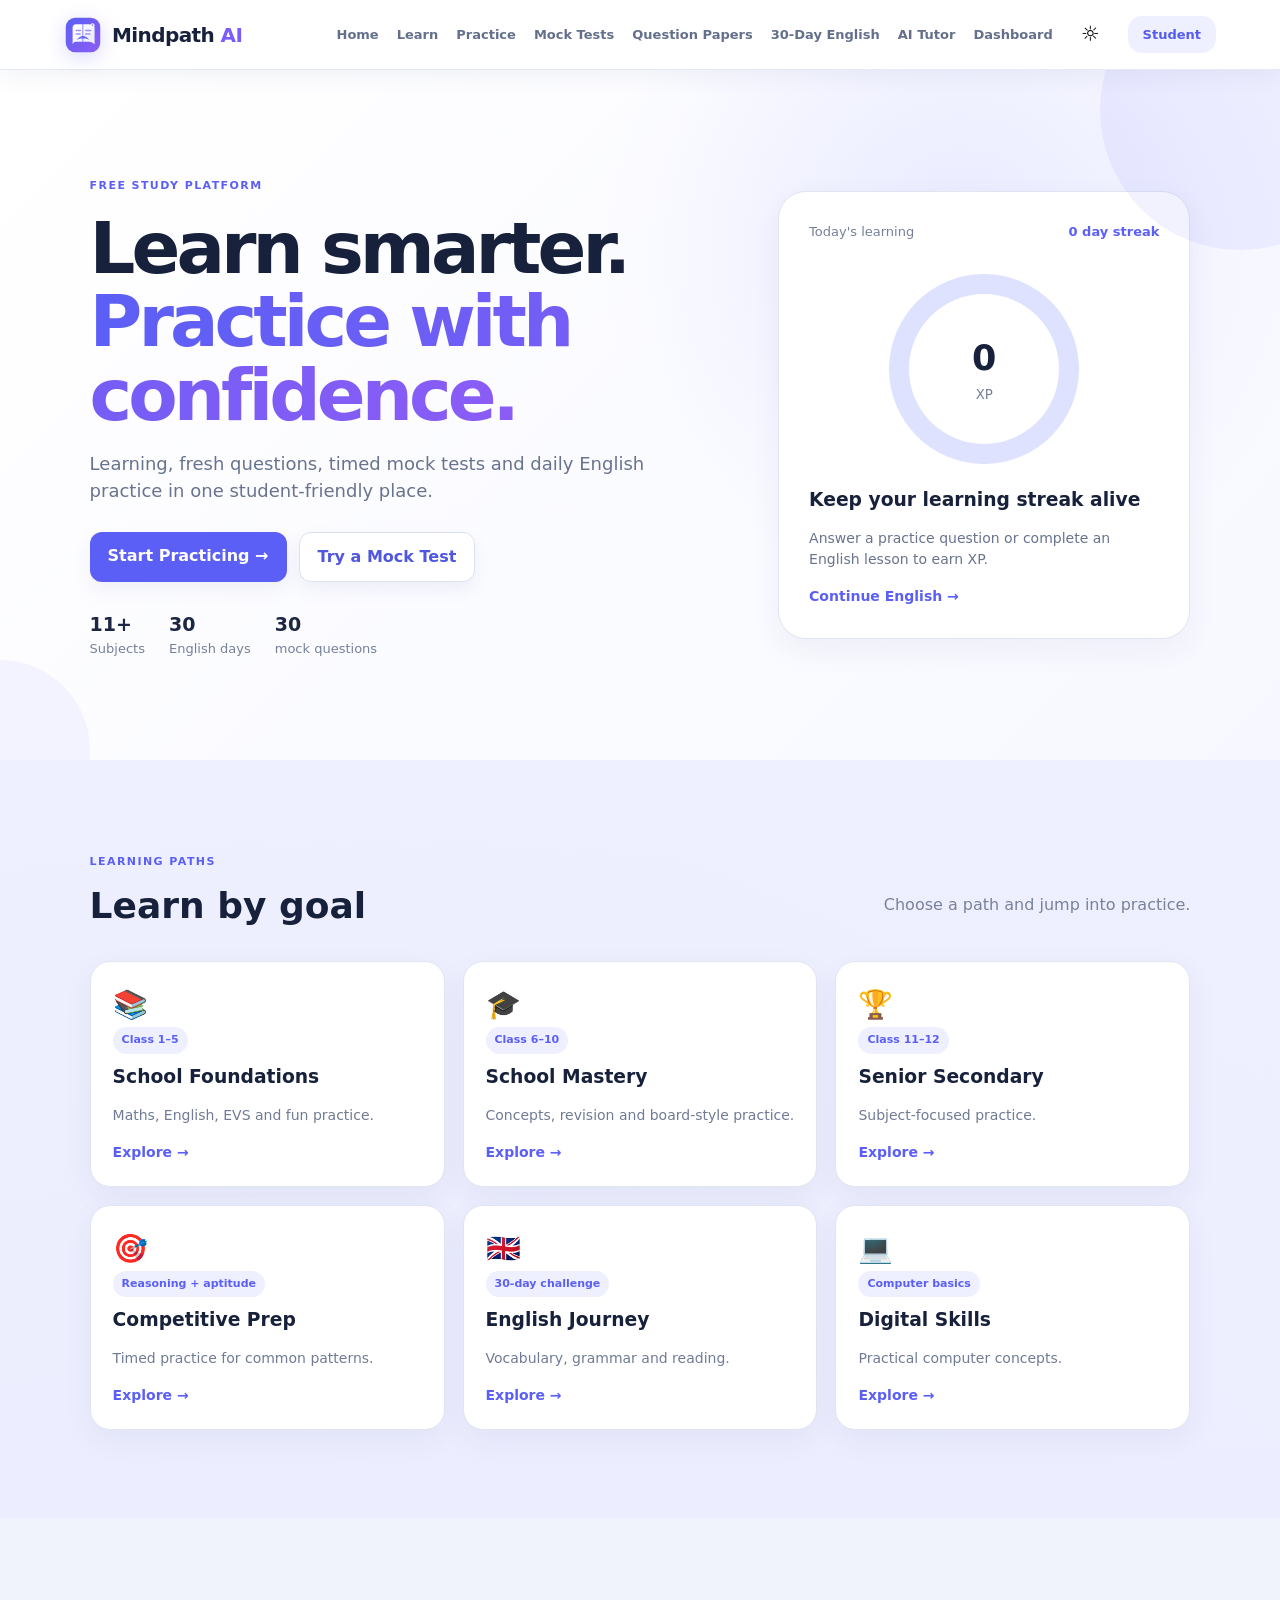
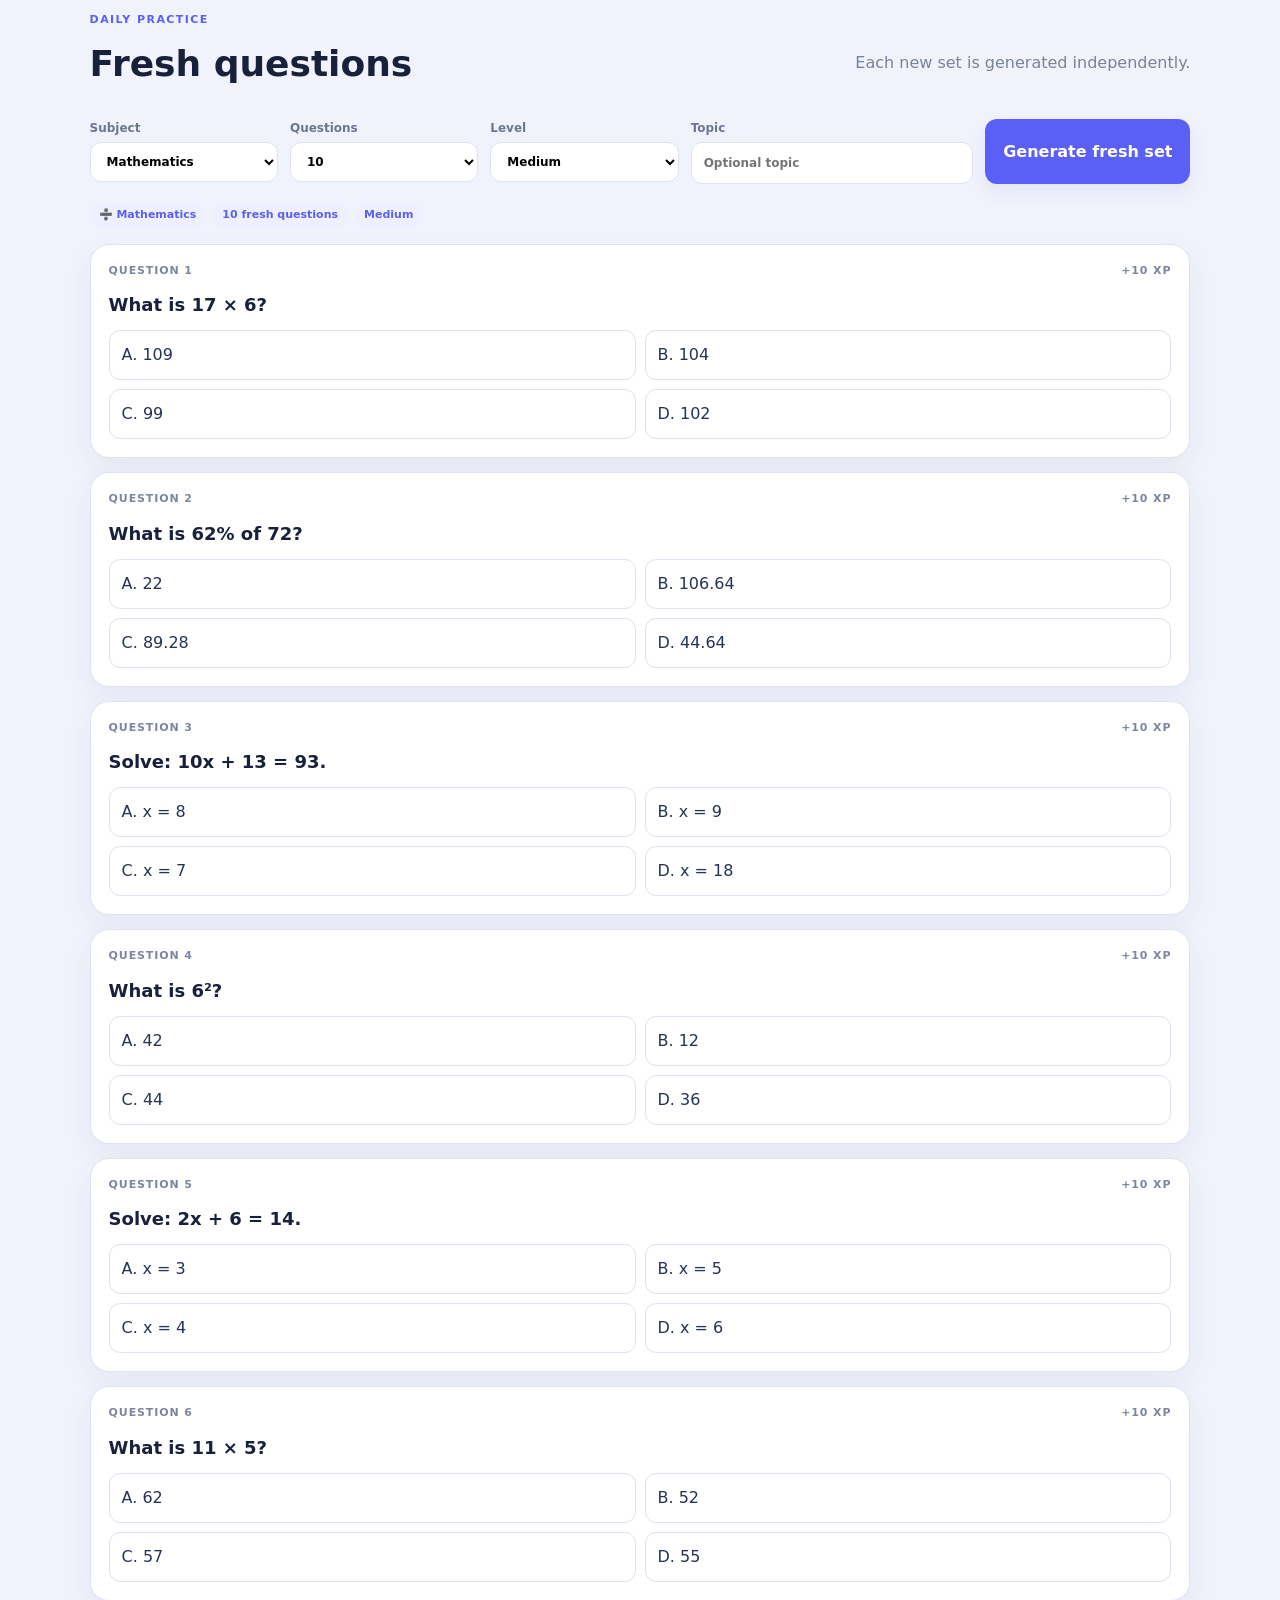
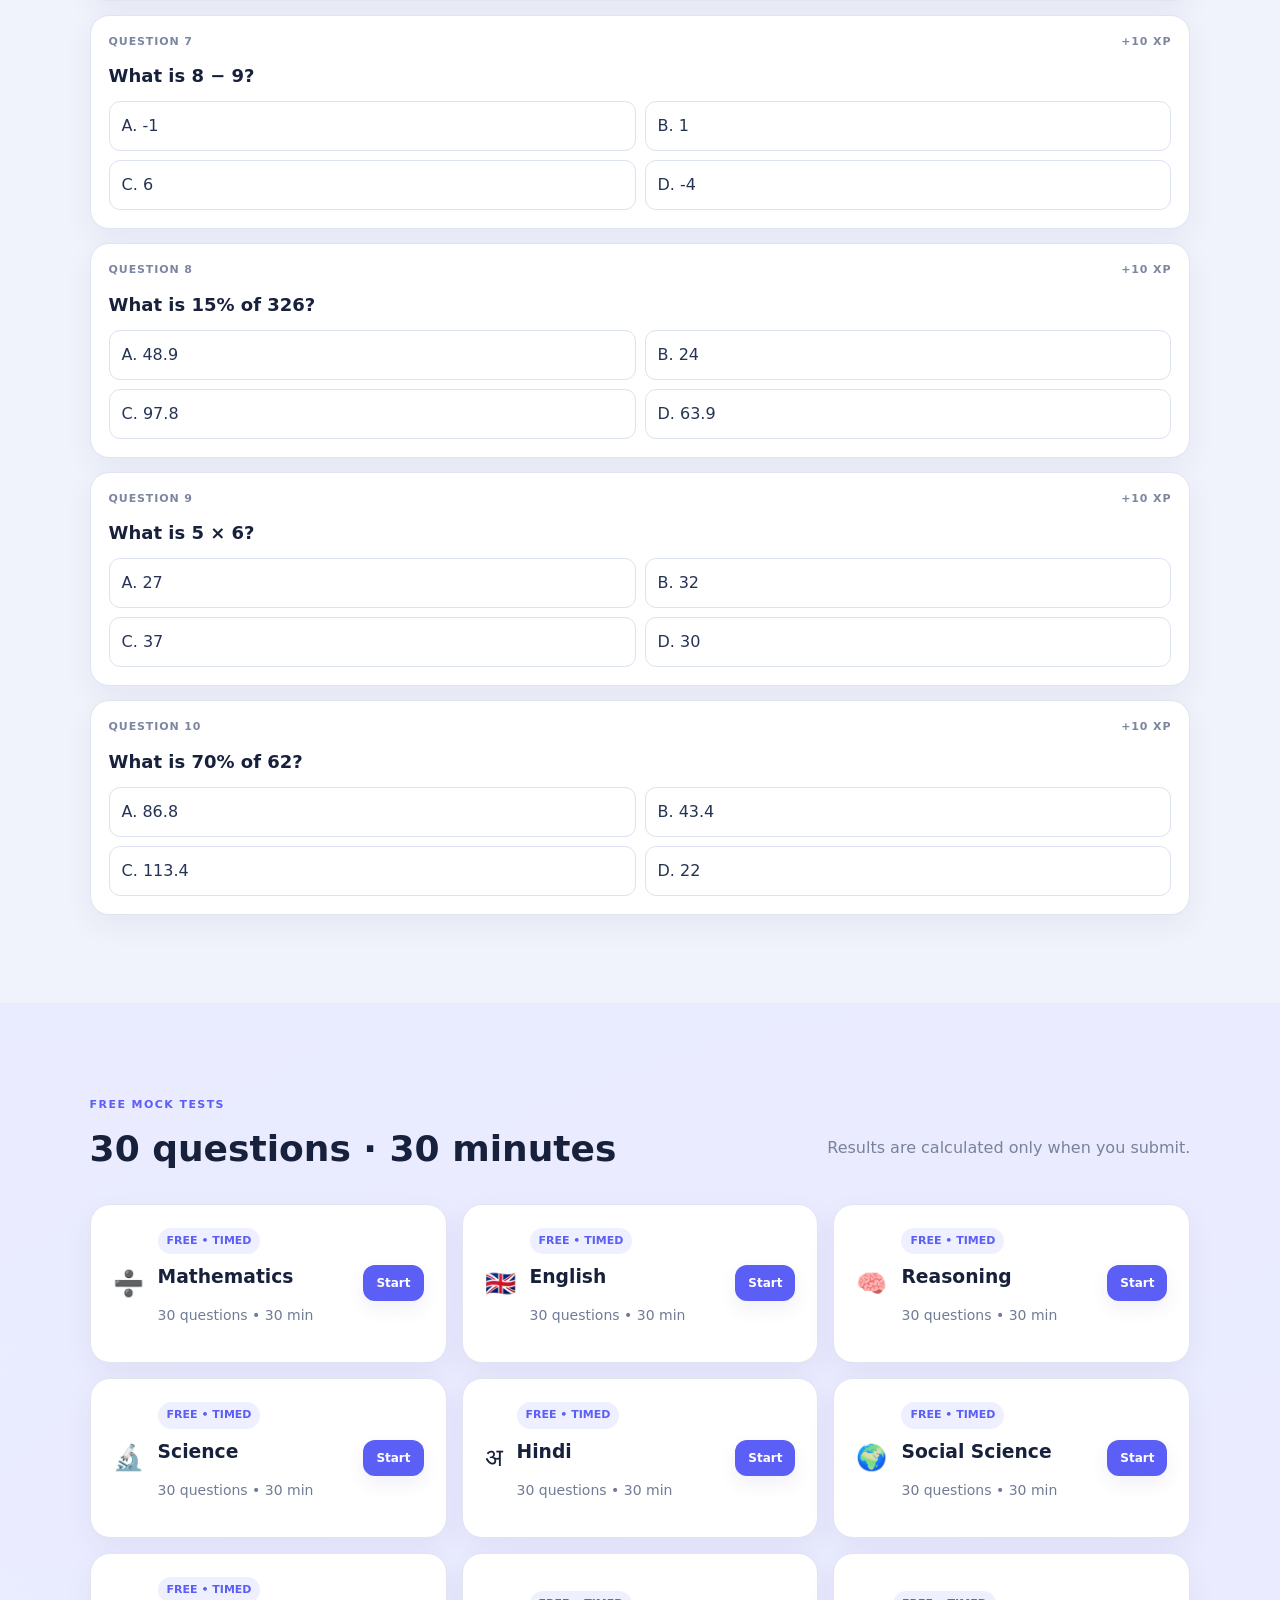
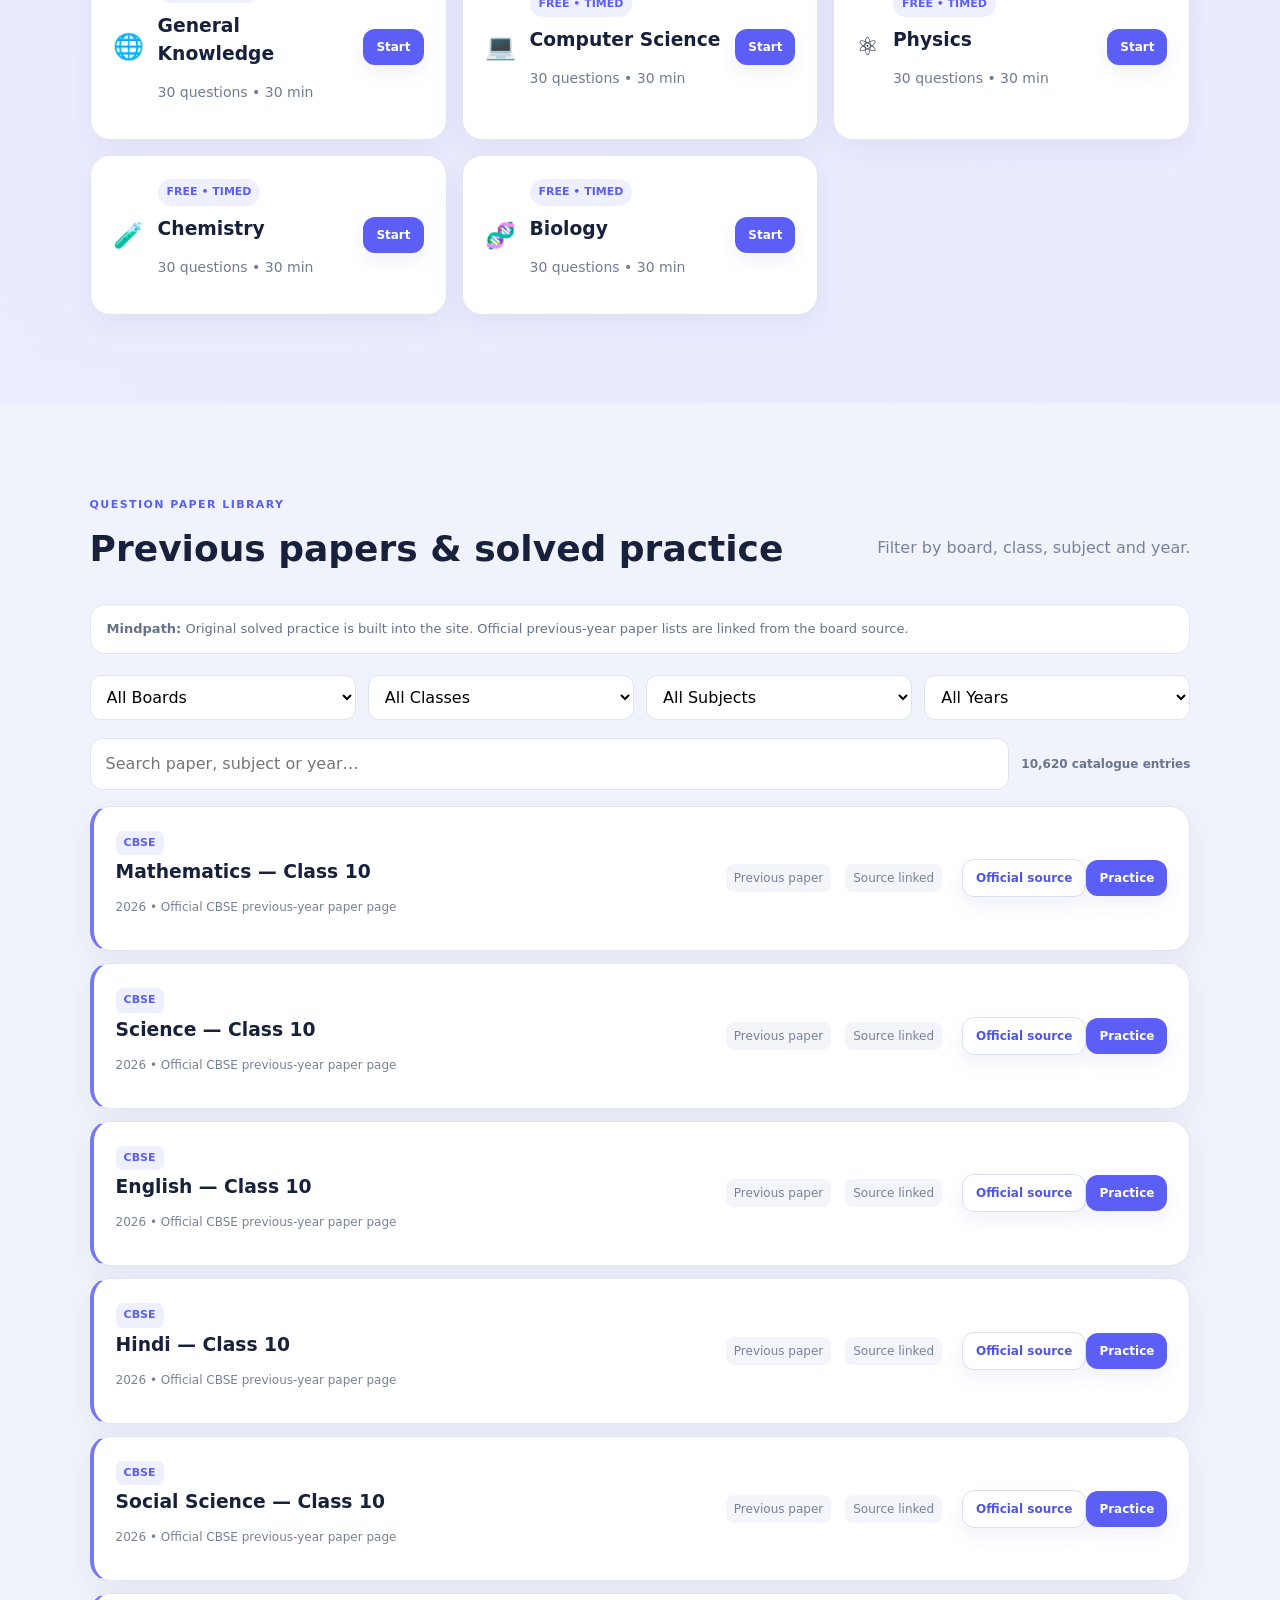
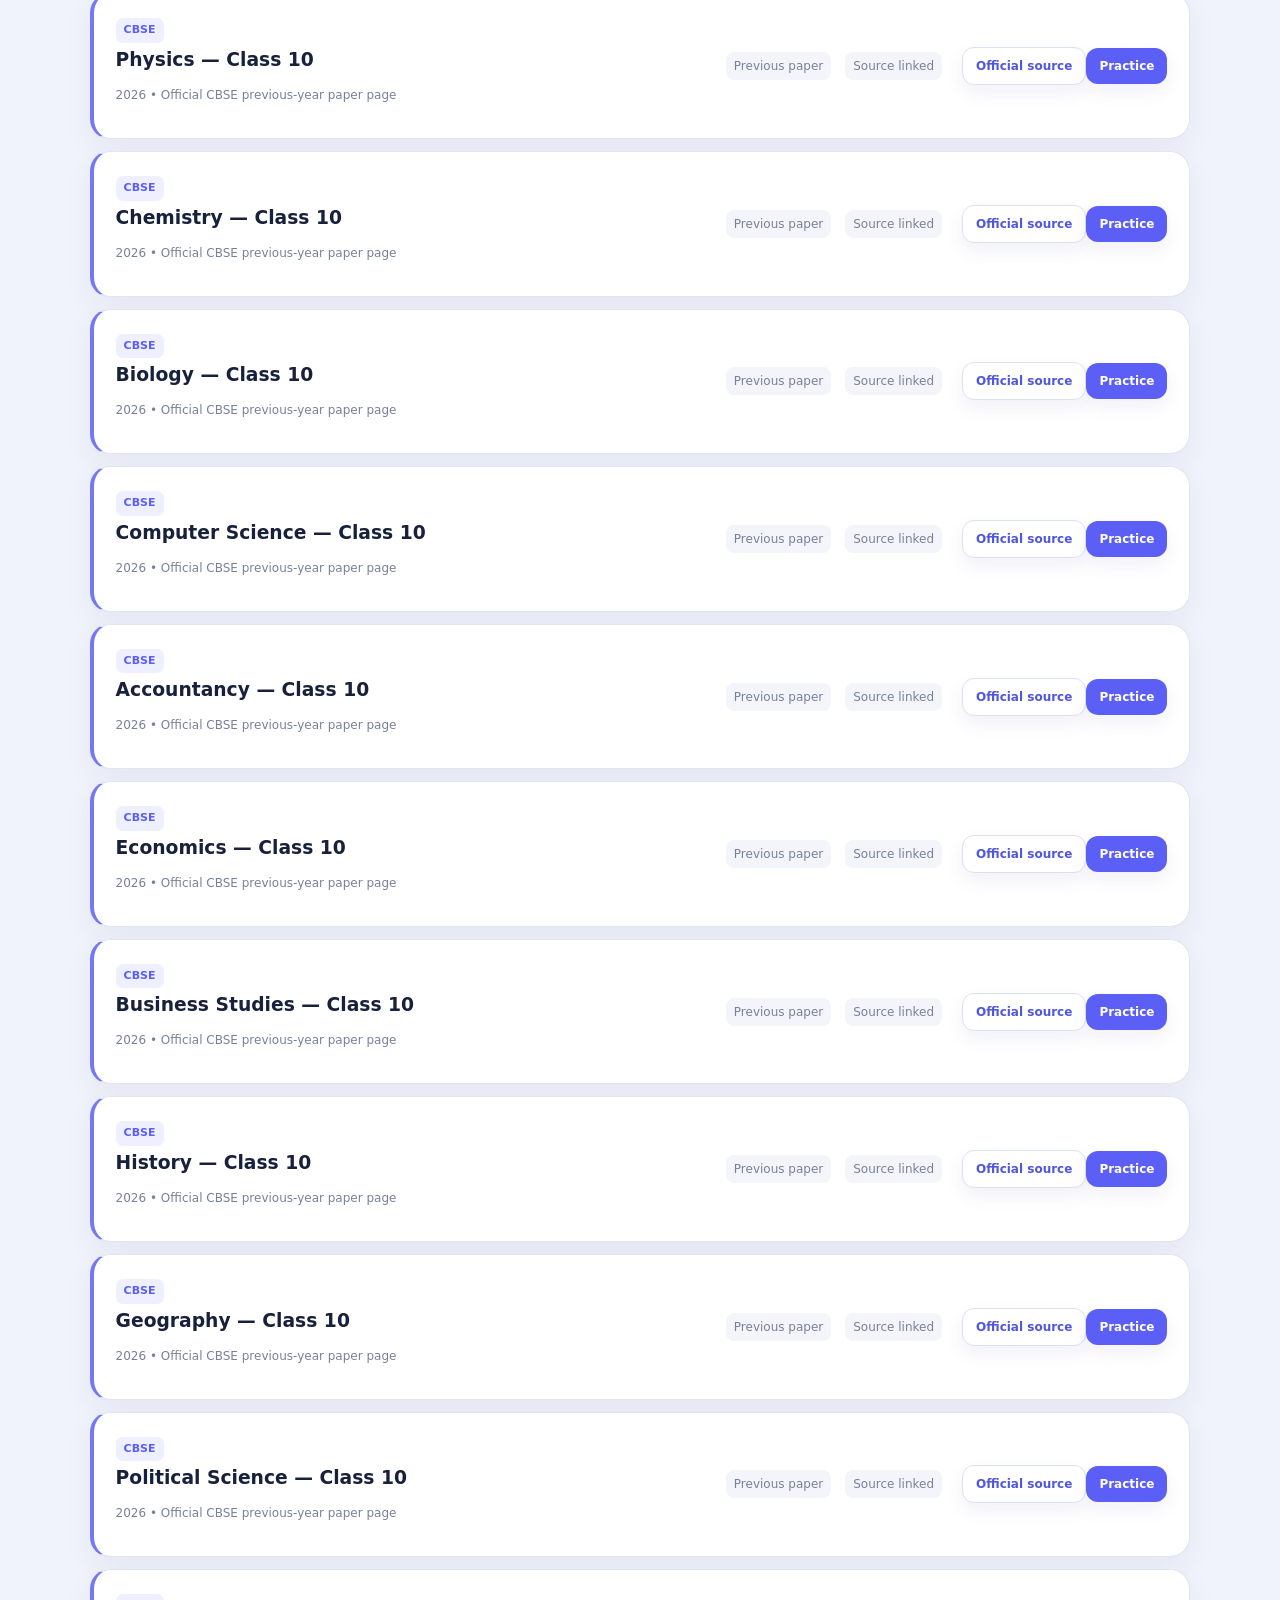
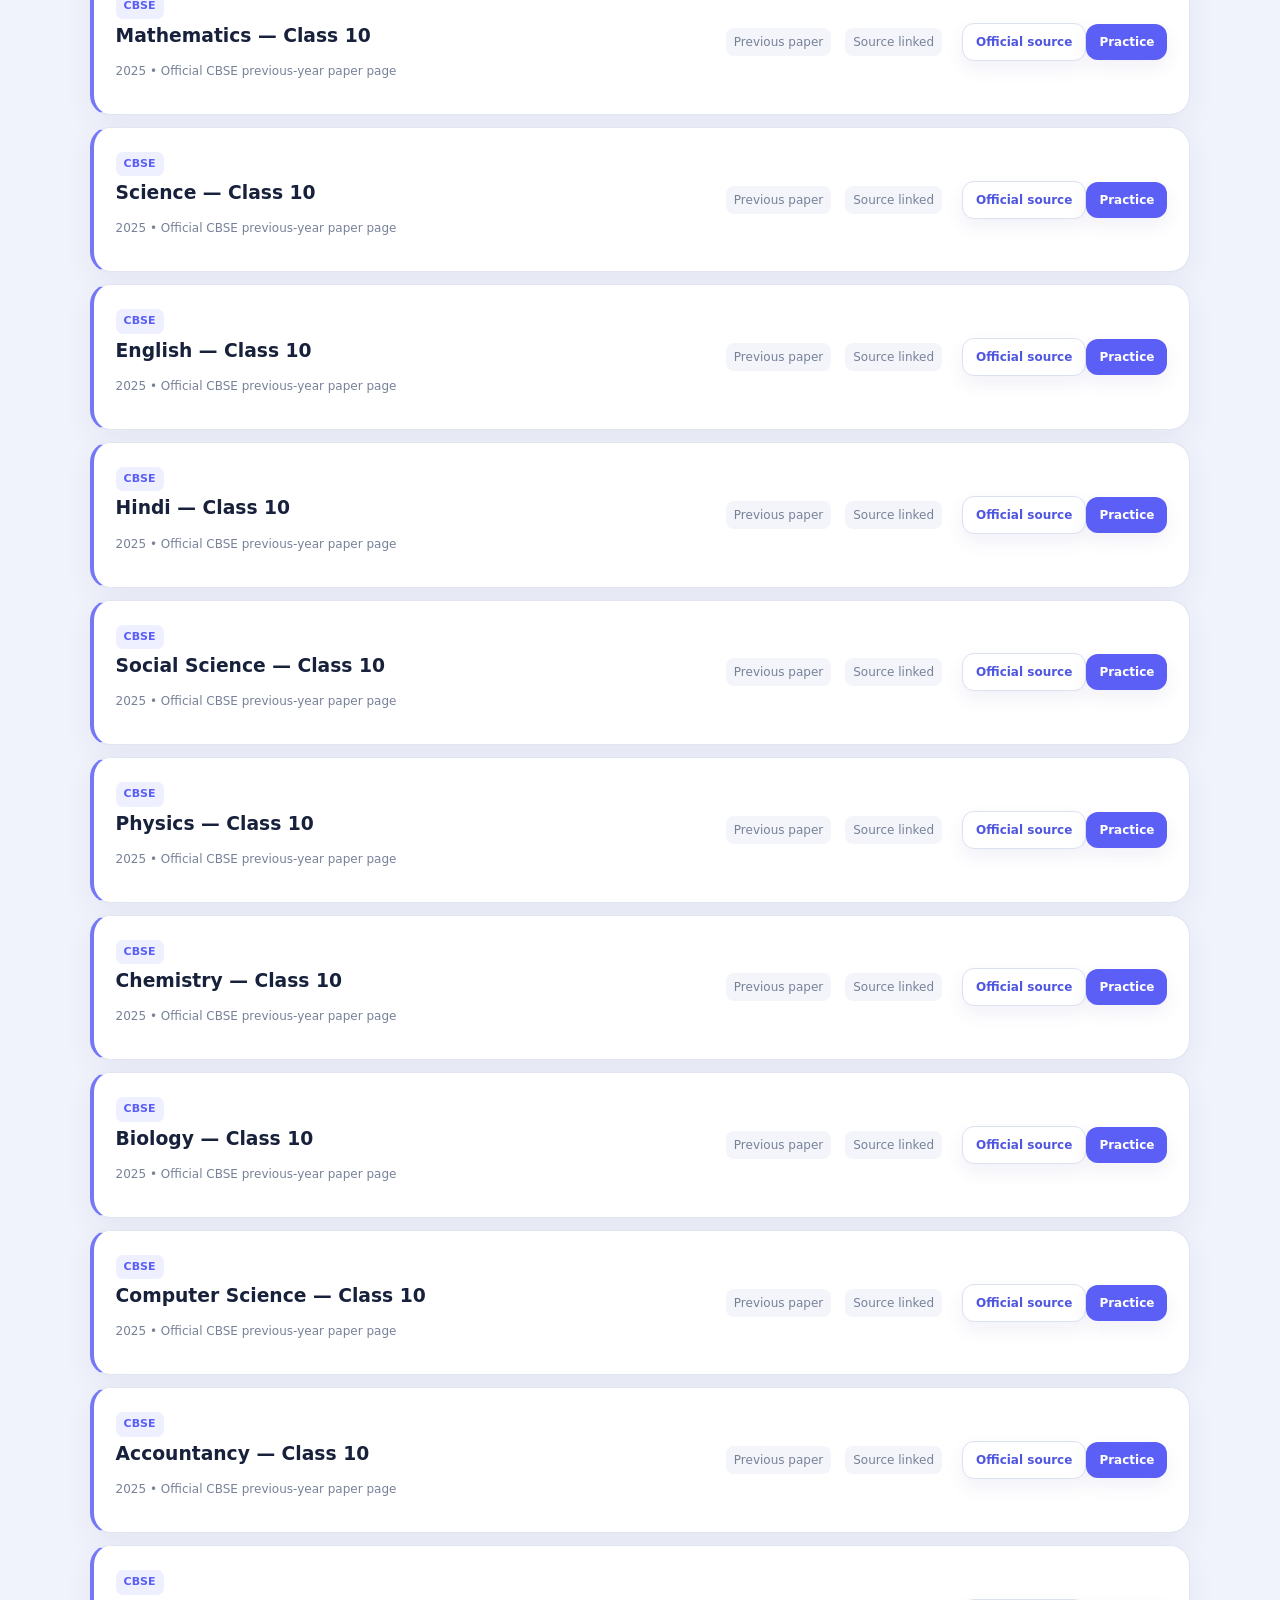
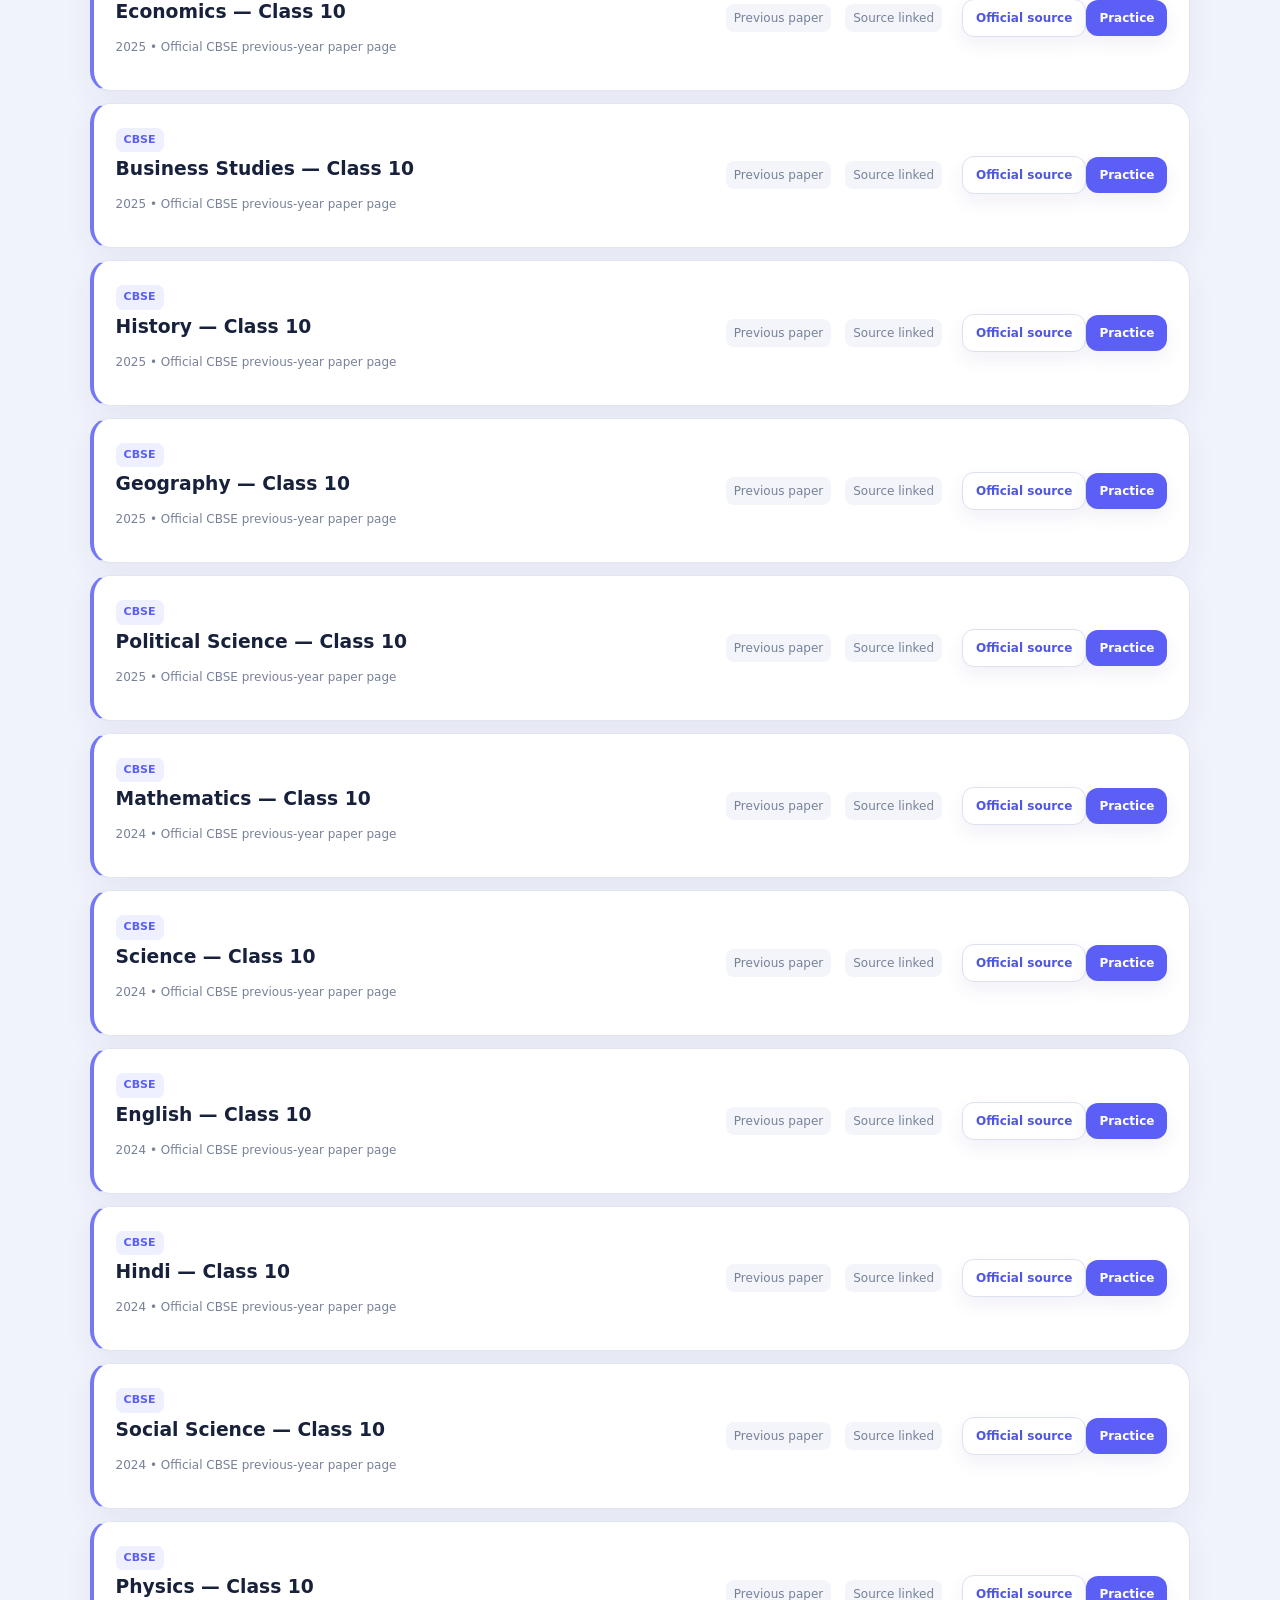
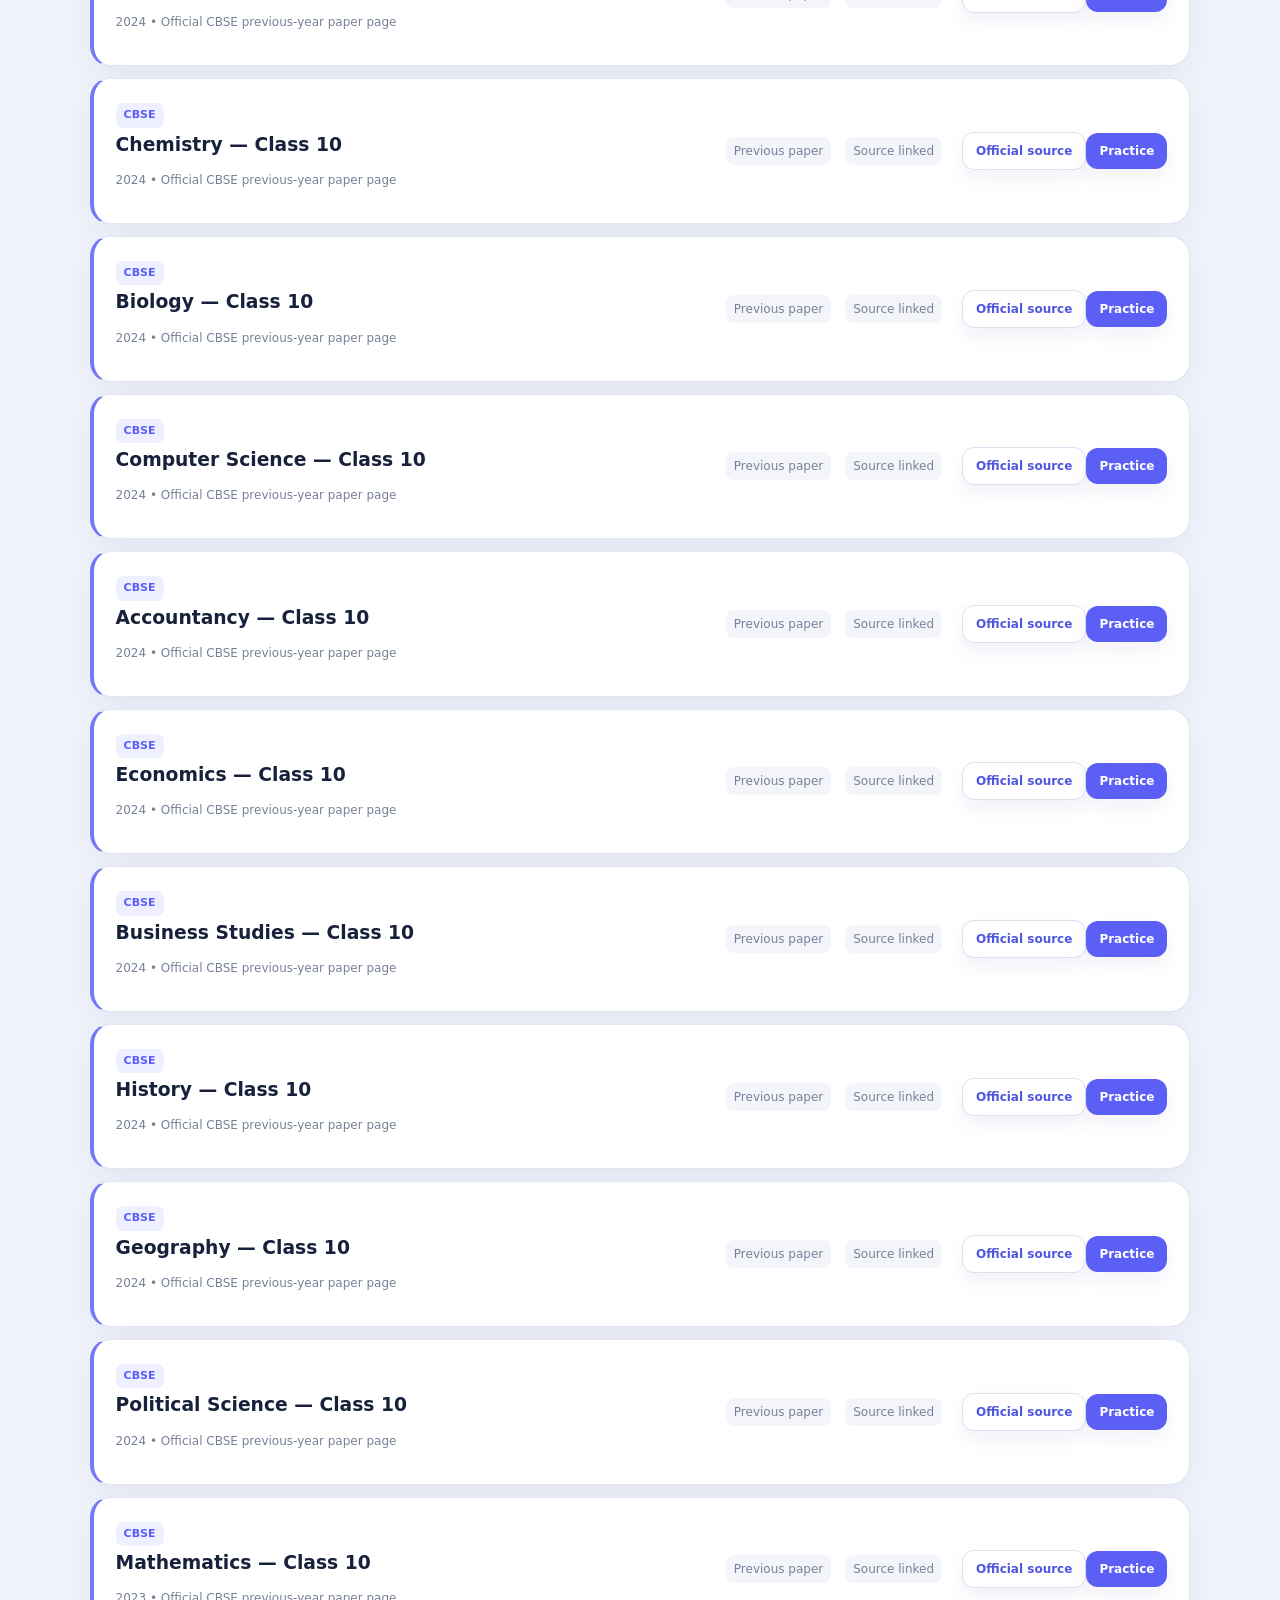
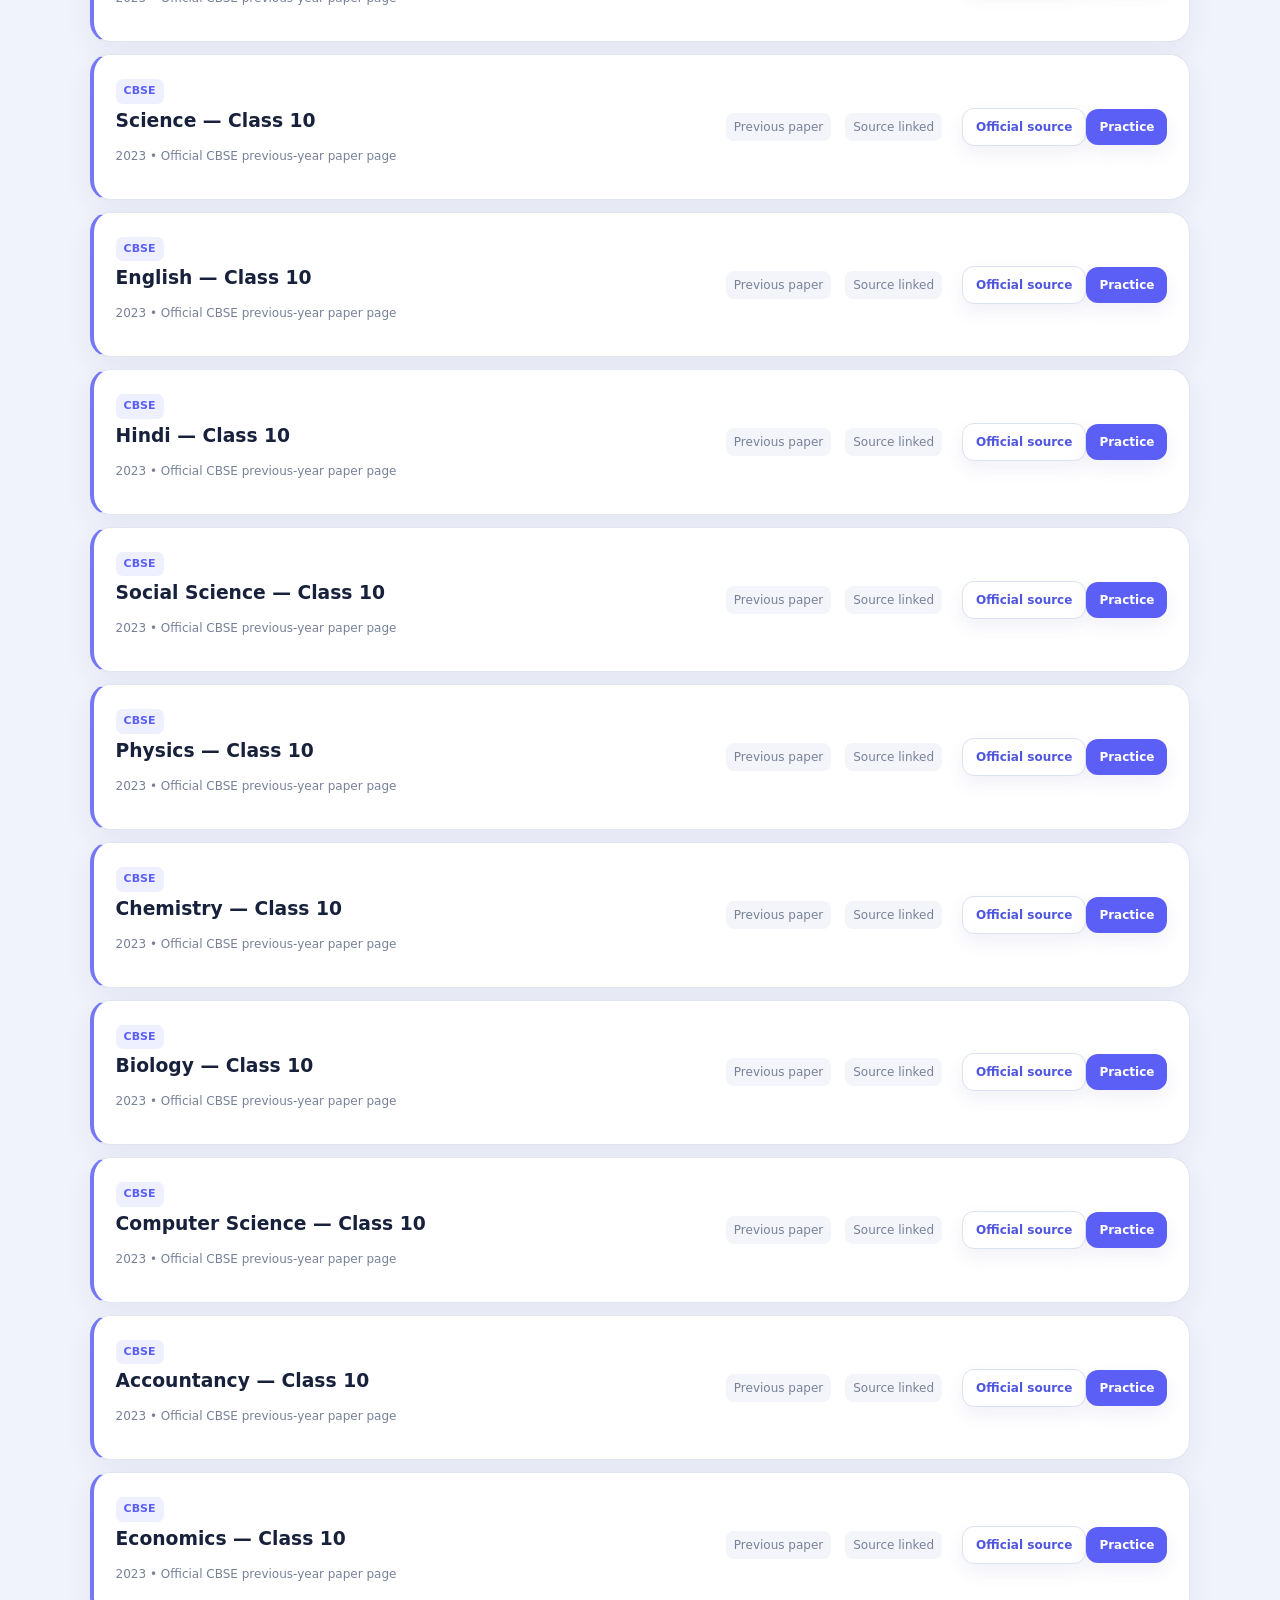
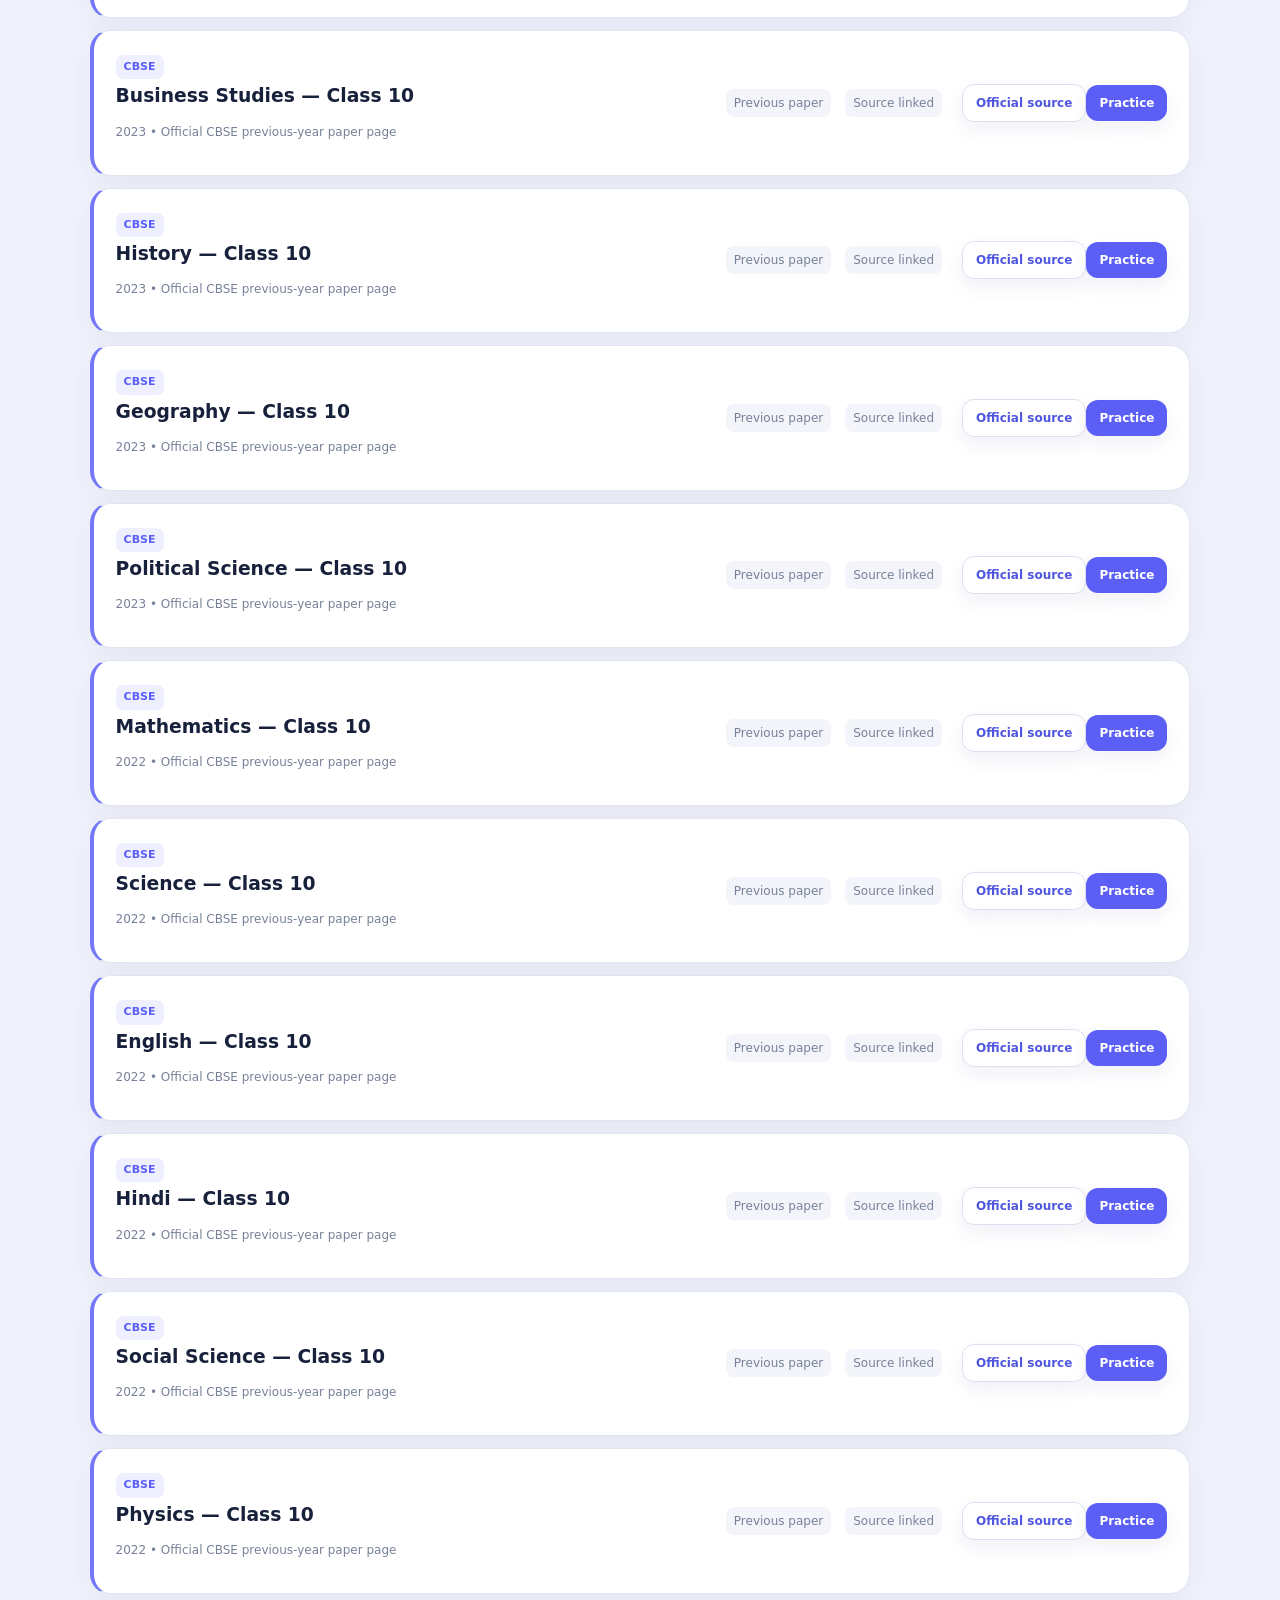
<file: index.html>
<!doctype html>
<html lang="en">
<head>
<meta charset="utf-8"><meta name="viewport" content="width=device-width,initial-scale=1">
<meta name="description" content="Mindpath AI - free learning, practice and mock tests.">
<title>Mindpath AI — Learn. Practice. Grow.</title>
<link rel="icon" href="logo.svg"><link rel="stylesheet" href="style.css">
</head>
<body>
<header class="topbar">
<a class="brand" href="#home"><img src="logo.svg" alt="Mindpath AI logo"><span>Mindpath <b>AI</b></span></a>
<button class="menu-btn" id="menuBtn">☰</button>
<nav id="nav"><a href="#home">Home</a><a href="#learn">Learn</a><a href="#practice">Practice</a><a href="#mock">Mock Tests</a><a href="#papers">Question Papers</a><a href="#english">30-Day English</a><a href="#tutor">AI Tutor</a><a href="#dashboard">Dashboard</a></nav>
<button class="theme-btn" id="themeBtn">☼</button><span class="student-pill">Student</span>
</header>
<main>
<section id="home" class="hero section"><div class="hero-copy"><span class="eyebrow">FREE STUDY PLATFORM</span><h1>Learn smarter.<br><span>Practice with confidence.</span></h1><p>Learning, fresh questions, timed mock tests and daily English practice in one student-friendly place.</p><div class="hero-actions"><a class="btn primary" href="#practice">Start Practicing →</a><a class="btn secondary" href="#mock">Try a Mock Test</a></div><div class="mini-stats"><span><b>11+</b> Subjects</span><span><b>30</b> English days</span><span><b>30</b> mock questions</span></div></div>
<div class="hero-card"><div class="hero-card-top"><span>Today's learning</span><strong id="heroStreak">0 day streak</strong></div><div class="progress-ring"><div><b id="heroXp">0</b><small>XP</small></div></div><h3>Keep your learning streak alive</h3><p>Answer a practice question or complete an English lesson to earn XP.</p><a href="#english" class="text-link">Continue English →</a></div></section>

<section id="learn" class="section"><div class="section-head"><div><span class="eyebrow">LEARNING PATHS</span><h2>Learn by goal</h2></div><p>Choose a path and jump into practice.</p></div><div class="card-grid" id="courseGrid"></div></section>

<section id="practice" class="section alt"><div class="section-head"><div><span class="eyebrow">DAILY PRACTICE</span><h2>Fresh questions</h2></div><p>Each new set is generated independently.</p></div>
<div class="controls"><label>Subject<select id="subjectSelect"></select></label><label>Questions<select id="countSelect"><option>5</option><option selected>10</option><option>15</option><option>20</option></select></label><label>Level<select id="levelSelect"><option>Easy</option><option selected>Medium</option><option>Hard</option></select></label><label class="wide">Topic<input id="topicInput" placeholder="Optional topic"></label><button class="btn primary" id="generateSet">Generate fresh set</button></div>
<div id="setMeta" class="chips"></div><div id="practiceList" class="question-list"></div></section>

<section id="mock" class="section"><div class="section-head"><div><span class="eyebrow">FREE MOCK TESTS</span><h2>30 questions · 30 minutes</h2></div><p>Results are calculated only when you submit.</p></div><div id="testGrid" class="test-grid"></div><div id="testArea" class="hidden"></div></section>

<section id="papers" class="section alt">
<div class="section-head"><div><span class="eyebrow">QUESTION PAPER LIBRARY</span><h2>Previous papers & solved practice</h2></div><p>Filter by board, class, subject and year.</p></div>
<div class="paper-note"><strong>Mindpath:</strong> Original solved practice is built into the site. Official previous-year paper lists are linked from the board source.</div>
<div class="paper-controls">
<select id="boardFilter"><option>All Boards</option><option>CBSE</option><option>Maharashtra SSC</option><option>ICSE</option></select>
<select id="paperClass"><option>All Classes</option></select>
<select id="paperSubject"><option>All Subjects</option></select>
<select id="paperYear"><option>All Years</option></select>
</div>
<div class="paper-search"><input id="paperSearch" placeholder="Search paper, subject or year…"><span id="paperCount"></span></div>
<div id="paperGrid" class="paper-grid"></div></section>

<section id="english" class="section">
<div class="section-head"><div><span class="eyebrow">30-DAY ENGLISH</span><h2>Choose your English practice</h2></div><p id="englishProgress">Day 1 / 30</p></div>
<div class="english-banner"><div><strong id="engStreak">0 day streak</strong><p>Pick a skill and level. Your next lesson stays unlocked without forcing a random choice.</p></div><div class="bar"><i id="engBar"></i></div></div>
<div class="english-controls">
<label>Skill<select id="englishSkill"><option value="mixed">Mixed</option><option value="grammar">Grammar</option><option value="vocabulary">Vocabulary</option><option value="reading">Reading</option><option value="speaking">Speaking & conversation</option></select></label>
<label>Level<select id="englishLevel"><option>Easy</option><option selected>Medium</option><option>Hard</option></select></label>
<label>Day<select id="englishDay"></select></label>
<button class="btn primary" id="startEnglish">Start selected lesson</button>
</div>
<div id="englishLesson" class="english-lesson hidden"></div>
<div id="lessonGrid" class="lesson-grid"></div></section>

<section id="tutor" class="section alt"><div class="section-head"><div><span class="eyebrow">STUDENT HELP</span><h2>Mindpath AI Study Assistant</h2></div><p>Multiple study tasks in one place — no paid account required for the built-in tools.</p></div>
<div class="ai-layout"><aside class="ai-tools"><button class="ai-tool active" data-mode="explain">💡 Explain</button><button class="ai-tool" data-mode="solve">🧮 Solve</button><button class="ai-tool" data-mode="quiz">📝 Make a quiz</button><button class="ai-tool" data-mode="grammar">✍️ Grammar</button><button class="ai-tool" data-mode="translate">🌐 Translate</button><button class="ai-tool" data-mode="summary">📌 Summarize</button><button class="ai-tool" data-mode="plan">📅 Study plan</button><button class="ai-tool" data-mode="flashcards">🃏 Flashcards</button></aside>
<div class="tutor"><div class="ai-status"><span class="ai-dot"></span><b id="aiModeLabel">Explain mode</b><span>Built-in study AI</span></div><div id="messages" class="messages"><div class="bubble bot"><b>Mindpath AI</b><p>Hi! Choose a task on the left, then ask your question. I can explain, calculate, create quizzes, help with grammar, translate, summarize, make plans and flashcards.</p></div></div><div class="prompts"><button data-prompt="Explain photosynthesis simply">Photosynthesis</button><button data-prompt="15% of 240">15% of 240</button><button data-prompt="Make a 5 question science quiz">Science quiz</button><button data-prompt="Correct this: She go to school">Grammar</button></div><div class="chat-row"><input id="chatInput" placeholder="Ask Mindpath AI anything for school..."><button class="btn primary" id="sendChat">Send</button></div></div></div></section>

<section id="dashboard" class="section"><div class="section-head"><div><span class="eyebrow">YOUR PROGRESS</span><h2>Student dashboard</h2></div><button class="btn secondary" id="resetBtn">Reset local progress</button></div><div class="dash-grid"><div class="dash-card"><span>XP</span><strong id="xpTotal">0</strong></div><div class="dash-card"><span>Streak</span><strong id="dashStreak">0</strong></div><div class="dash-card"><span>Questions completed</span><strong id="completed">0</strong></div><div class="dash-card"><span>Mock tests</span><strong id="testsDone">0</strong></div></div><div class="week-card"><h3>Weekly activity</h3><div id="weekBars" class="week-bars"></div></div></section>
</main>
<div id="toast" class="toast"></div><script src="app.js"></script>
</body></html>
</file>
<file: style.css>
*{box-sizing:border-box}html{scroll-behavior:smooth}body{margin:0;font-family:Inter,system-ui,-apple-system,"Segoe UI",sans-serif;color:#18213b;background:#f8faff;line-height:1.5}a{text-decoration:none;color:inherit}button,input,select{font:inherit}.topbar{position:sticky;top:0;z-index:20;height:70px;display:flex;align-items:center;gap:22px;padding:0 5%;background:rgba(255,255,255,.95);backdrop-filter:blur(14px);border-bottom:1px solid #e5e9f3}.brand{display:flex;align-items:center;gap:9px;font-size:20px;font-weight:800;white-space:nowrap}.brand img{width:34px;height:34px}.brand b{color:#5b5ff5}nav{display:flex;gap:18px;margin-left:auto}nav a{font-size:13px;font-weight:700;color:#64708b}nav a:hover{color:#565cf0}.theme-btn,.menu-btn{border:0;background:transparent;cursor:pointer;font-size:21px}.menu-btn{display:none}.student-pill{padding:9px 15px;border-radius:14px;background:#eef0ff;color:#555bef;font-weight:800;font-size:13px}.section{padding:88px 7%;scroll-margin-top:70px}.alt{background:#f0f3fb}.hero{min-height:690px;display:grid;grid-template-columns:1.2fr .8fr;gap:70px;align-items:center;background:radial-gradient(circle at 75% 25%,#e9eaff 0,transparent 33%),linear-gradient(135deg,#fff,#f7f8ff)}.eyebrow{display:inline-block;font-size:11px;letter-spacing:.13em;font-weight:900;color:#5b5ff5}.hero h1{font-size:clamp(42px,6vw,72px);line-height:1.02;margin:16px 0}.hero h1 span{color:#5b5ff5}.hero p{max-width:650px;color:#68738e;font-size:18px}.hero-actions{display:flex;gap:12px;margin:28px 0}.btn{border:0;border-radius:12px;padding:12px 18px;font-weight:800;cursor:pointer;display:inline-block}.primary{background:#5b5ff5;color:#fff}.secondary{background:#fff;color:#4f56df;border:1px solid #dce1f0}.mini-stats{display:flex;gap:24px;color:#768099;font-size:13px}.mini-stats b{display:block;color:#1d2744;font-size:19px}.hero-card{background:#fff;border:1px solid #e1e5f0;border-radius:28px;padding:30px;box-shadow:0 22px 60px rgba(54,63,130,.12)}.hero-card-top{display:flex;justify-content:space-between;color:#758099;font-size:13px}.hero-card-top strong{color:#5b5ff5}.progress-ring{width:190px;height:190px;border-radius:50%;margin:32px auto 22px;display:grid;place-items:center;background:#dfe2ff}.progress-ring>div{width:150px;height:150px;border-radius:50%;background:#fff;display:grid;place-items:center;align-content:center}.progress-ring b{font-size:35px}.progress-ring small{color:#777f96}.hero-card h3{margin:0}.hero-card p{font-size:14px}.text-link{color:#5b5ff5;font-weight:800;font-size:14px}.section-head{display:flex;justify-content:space-between;gap:30px;align-items:end;margin-bottom:28px}.section-head h2{font-size:36px;margin:7px 0 0}.section-head>p{color:#78829a}.card-grid{display:grid;grid-template-columns:repeat(3,1fr);gap:18px}.course-card,.test-card,.dash-card,.week-card,.english-banner,.tutor,.paper-row{background:#fff;border:1px solid #e0e5f0;border-radius:20px;padding:22px}.course-card h3,.test-card h3{margin:9px 0 5px}.course-card p,.test-card p{color:#707b94;font-size:14px}.course-icon{font-size:28px}.tag,.chips span{display:inline-flex;padding:5px 9px;border-radius:999px;background:#eef0ff;color:#5b5ff5;font-size:11px;font-weight:800}.controls,.paper-controls{display:grid;grid-template-columns:1fr 1fr 1fr 1.5fr auto;gap:12px;margin-bottom:18px}.controls label{font-size:12px;font-weight:800;color:#6c7690}.controls select,.controls input,.paper-controls select,.chat-row input{width:100%;margin-top:5px;padding:11px 12px;border:1px solid #dfe4ef;border-radius:11px;background:#fff;outline:none}.chips{display:flex;gap:8px;margin:15px 0;flex-wrap:wrap}.question-list{display:grid;gap:14px}.question{background:#fff;border:1px solid #dfe4ef;border-radius:19px;padding:18px}.qtop{display:flex;justify-content:space-between;color:#7c86a0;font-size:11px;font-weight:900;text-transform:uppercase;letter-spacing:.08em}.question h3{font-size:18px;margin:12px 0}.opts{display:grid;grid-template-columns:1fr 1fr;gap:9px}.opt{padding:12px;text-align:left;border:1px solid #dce2ef;background:#fff;border-radius:11px;color:#263454;cursor:pointer}.opt:hover:not(:disabled){border-color:#6b6ff5;background:#f7f7ff}.opt.correct{background:#e8faf2;border-color:#72d7ad;color:#08774f}.opt.wrong{background:#fff0f1;border-color:#f0a0a7;color:#a52835}.opt:disabled{cursor:default}.explain{margin-top:10px;padding:11px 13px;background:#f3f5fa;border-radius:10px;color:#66718b;font-size:13px}.hidden{display:none!important}.test-grid{display:grid;grid-template-columns:repeat(3,1fr);gap:15px}.test-card{display:grid;grid-template-columns:auto 1fr auto;gap:14px;align-items:center}.icon2{font-size:25px}.test-head{background:#fff;border:1px solid #dfe4ef;border-radius:20px;padding:20px;display:flex;gap:20px;align-items:center}.test-head>div:first-child{flex:1}.timer{font-weight:900;font-size:25px;color:#5b5ff5}.test-progress{display:flex;justify-content:space-between;padding:12px 2px;color:#6d7790;font-size:13px}.result{margin-top:16px;padding:18px;border-radius:17px;background:#eef0ff;display:flex;gap:18px;align-items:center}.score-ring{width:75px;height:75px;border-radius:50%;background:#5b5ff5;color:#fff;display:grid;place-items:center;align-content:center}.score-ring b{font-size:18px}.score-ring small{font-size:10px}.paper-controls{grid-template-columns:repeat(4,1fr)}.paper-grid{display:grid;gap:12px}.paper-row{display:grid;grid-template-columns:1fr auto auto;gap:20px;align-items:center}.paper-board{font-size:11px;font-weight:900;color:#5b5ff5}.paper-row h3{margin:3px 0}.paper-row p,.paper-meta{font-size:12px;color:#778198}.paper-meta{display:flex;gap:14px}.english-banner{margin-bottom:18px;display:grid;grid-template-columns:1fr 2fr;gap:25px;align-items:center}.english-banner strong{font-size:20px}.bar{height:12px;background:#e6e9f3;border-radius:99px;overflow:hidden}.bar i{display:block;height:100%;width:0;background:#5b5ff5;border-radius:99px}.lesson-grid{display:grid;grid-template-columns:repeat(5,1fr);gap:10px}.lesson{border:1px solid #dfe4ef;background:#fff;border-radius:14px;padding:13px;text-align:left;display:flex;gap:10px;align-items:center;cursor:pointer}.lesson>span{width:28px;height:28px;border-radius:50%;display:grid;place-items:center;background:#eef0ff;color:#5b5ff5;font-weight:900}.lesson small{display:block;color:#7b849a}.lesson.locked{opacity:.55;cursor:not-allowed}.lesson.complete>span{background:#e5faf1;color:#16845b}.tutor{max-width:850px;margin:auto}.messages{height:290px;overflow:auto;padding:4px}.bubble{max-width:80%;padding:11px 14px;border-radius:14px;margin:8px 0;background:#f0f3fa}.bubble.user{margin-left:auto;background:#5b5ff5;color:#fff}.bubble p{margin:3px 0;white-space:pre-line}.prompts{display:flex;gap:7px;flex-wrap:wrap;margin:10px 0}.prompts button{border:1px solid #dfe4ef;background:#fff;padding:7px 10px;border-radius:999px;cursor:pointer;font-size:12px}.chat-row{display:flex;gap:8px}.chat-row input{margin:0}.dash-grid{display:grid;grid-template-columns:repeat(4,1fr);gap:14px}.dash-card span{color:#778198;font-size:12px}.dash-card strong{display:block;font-size:30px;margin-top:6px}.week-card{margin-top:15px}.week-bars{display:flex;align-items:end;gap:15px;height:130px}.week-bars i{width:36px;min-height:20px;background:#aeb2ff;border-radius:8px 8px 3px 3px;position:relative}.week-bars small{position:absolute;top:calc(100% + 5px);font-style:normal;font-size:11px;color:#7a8499}.toast{position:fixed;right:22px;bottom:22px;background:#18213b;color:#fff;padding:12px 16px;border-radius:12px;opacity:0;transform:translateY(10px);transition:.2s;z-index:50}.toast.show{opacity:1;transform:none}
@media(max-width:1050px){nav{display:none}.menu-btn{display:block;margin-left:auto}nav.open{display:flex;position:absolute;top:70px;left:0;right:0;background:#fff;padding:18px;flex-direction:column;border-bottom:1px solid #e5e9f3}.theme-btn{display:none}.hero{grid-template-columns:1fr}.card-grid,.test-grid{grid-template-columns:1fr 1fr}.lesson-grid{grid-template-columns:repeat(3,1fr)}.controls{grid-template-columns:1fr 1fr}.controls .wide,.controls .primary{grid-column:span 2}.paper-row{grid-template-columns:1fr}.paper-meta{order:3}.paper-actions{order:4}.dash-grid{grid-template-columns:1fr 1fr}}
@media(max-width:650px){.section{padding:65px 5%}.student-pill{display:none}.hero h1{font-size:43px}.section-head{display:block}.section-head>p{margin-top:10px}.card-grid,.test-grid,.lesson-grid,.dash-grid,.paper-controls{grid-template-columns:1fr}.opts{grid-template-columns:1fr}.controls{grid-template-columns:1fr}.controls .wide,.controls .primary{grid-column:auto}.test-card{grid-template-columns:auto 1fr}.test-card button{grid-column:1/-1}.english-banner{grid-template-columns:1fr}.mini-stats{flex-wrap:wrap}.test-head{flex-wrap:wrap}.test-head .timer{order:3}.result{flex-wrap:wrap}}
body.dark{background:#101526;color:#edf0fa}body.dark .topbar,body.dark .hero,body.dark .course-card,body.dark .test-card,body.dark .dash-card,body.dark .week-card,body.dark .english-banner,body.dark .tutor,body.dark .paper-row,body.dark .question,body.dark .hero-card,body.dark .opt,body.dark .lesson,body.dark .secondary,body.dark .controls select,body.dark .controls input,body.dark .paper-controls select,body.dark .chat-row input,body.dark .prompts button{background:#171e32;color:#edf0fa;border-color:#2b3550}body.dark .alt{background:#0e1424}body.dark nav a,body.dark .hero p,body.dark .course-card p,body.dark .test-card p,body.dark .paper-row p,body.dark .paper-meta,body.dark .section-head>p,body.dark .dash-card span{color:#aab3ca}body.dark .progress-ring>div{background:#171e32}body.dark .explain{background:#20283d}
/* Mindpath 2.0 visual polish */
body{background:#f7f9ff;background-image:radial-gradient(circle at 10% 8%,rgba(91,95,245,.07),transparent 24%),radial-gradient(circle at 90% 18%,rgba(125,108,255,.06),transparent 23%)}
.topbar{box-shadow:0 6px 24px rgba(37,47,100,.06)}
.brand img{filter:drop-shadow(0 5px 10px rgba(91,95,245,.24))}
.hero{position:relative;overflow:hidden}
.hero:before,.hero:after{content:"";position:absolute;border-radius:50%;pointer-events:none}
.hero:before{width:280px;height:280px;right:-100px;top:-100px;background:rgba(91,95,245,.08)}
.hero:after{width:180px;height:180px;left:-90px;bottom:-80px;background:rgba(125,108,255,.07)}
.course-card,.test-card,.question,.paper-row,.hero-card,.tutor,.dash-card,.week-card{transition:transform .18s ease,box-shadow .18s ease,border-color .18s ease}
.course-card:hover,.test-card:hover,.paper-row:hover{transform:translateY(-3px);box-shadow:0 14px 35px rgba(50,61,120,.09);border-color:#d4d9f0}
.paper-note{margin:0 0 16px;padding:14px 16px;border:1px solid #dfe4f2;background:#fff;border-radius:15px;color:#65718b;font-size:13px}
.paper-search{display:flex;align-items:center;gap:12px;margin:0 0 16px}
.paper-search input{flex:1;padding:13px 15px;border:1px solid #dfe4ef;border-radius:12px;background:#fff;outline:none}
.paper-search input:focus{border-color:#8b8ff8;box-shadow:0 0 0 4px rgba(91,95,245,.08)}
#paperCount{font-size:12px;font-weight:800;color:#69748d;white-space:nowrap}
.paper-row{grid-template-columns:1fr auto auto;min-height:92px}
.paper-board{padding:4px 8px;border-radius:7px;background:#eef0ff}
.paper-meta span{padding:5px 8px;background:#f3f5fa;border-radius:8px}
.small{padding:9px 13px;font-size:12px}
body.dark{background:#0e1424;background-image:radial-gradient(circle at 10% 8%,rgba(91,95,245,.12),transparent 25%)}
body.dark .paper-note,body.dark .paper-search input{background:#171e32;color:#edf0fa;border-color:#2b3550}
body.dark .paper-meta span{background:#20283d}
/* Mindpath 3.0 redesign */
.brand{gap:10px}.brand img{width:38px;height:38px;border-radius:12px}.brand span{font-size:20px;letter-spacing:-.03em}.brand b{color:#7c5cff}
.btn{box-shadow:0 8px 18px rgba(72,78,160,.08);transition:transform .16s ease,box-shadow .16s ease}.btn:hover{transform:translateY(-2px);box-shadow:0 12px 24px rgba(72,78,160,.14)}
.hero-copy h1{letter-spacing:-.055em}.hero-copy h1 span{background:linear-gradient(90deg,#5b5ff5,#8b5cf6);-webkit-background-clip:text;background-clip:text;color:transparent}
.course-card,.test-card,.question,.paper-row,.hero-card,.tutor,.dash-card,.week-card,.english-banner{box-shadow:0 10px 30px rgba(48,58,118,.06)}
.controls select,.controls input,.paper-controls select,.paper-search input,.chat-row input{transition:border-color .15s,box-shadow .15s}.controls select:focus,.controls input:focus,.paper-controls select:focus,.chat-row input:focus{border-color:#8b8ff8;box-shadow:0 0 0 4px rgba(91,95,245,.08)}
.paper-row{border-left:4px solid #7478f6}.paper-board{display:inline-block}
.english-controls{display:grid;grid-template-columns:1.2fr 1fr 1fr auto;gap:12px;margin:0 0 18px;padding:18px;background:linear-gradient(135deg,#fff,#f7f7ff);border:1px solid #e0e5f2;border-radius:20px}.english-controls label{font-size:12px;font-weight:800;color:#68738e}.english-controls select{display:block;width:100%;margin-top:6px;padding:11px;border:1px solid #dfe4ef;border-radius:11px;background:#fff}.english-lesson{margin:0 0 18px;background:#fff;border:1px solid #dfe4ef;border-radius:20px;padding:22px;box-shadow:0 12px 28px rgba(50,60,125,.07)}.english-lesson-head{display:flex;justify-content:space-between;gap:20px;align-items:flex-start}.english-lesson h3{margin:8px 0 5px}.english-lesson p{color:#758099}.english-q{margin-top:18px}.english-q h3{font-size:20px}.english-q .opts{max-width:800px}
.ai-layout{display:grid;grid-template-columns:190px minmax(0,850px);gap:16px;max-width:1100px;margin:auto}.ai-tools{background:#fff;border:1px solid #dfe4ef;border-radius:20px;padding:10px;height:max-content;display:grid;gap:7px;box-shadow:0 10px 30px rgba(48,58,118,.06)}.ai-tool{border:1px solid transparent;background:#f7f8fc;padding:11px 12px;border-radius:12px;text-align:left;font-weight:800;color:#536079;cursor:pointer}.ai-tool:hover{border-color:#d9dcf6;background:#f2f3ff}.ai-tool.active{background:#eef0ff;color:#5558e8;border-color:#cfd3ff}.ai-status{display:flex;gap:9px;align-items:center;margin-bottom:10px;padding:10px 12px;background:#f7f8fd;border-radius:12px;color:#66718a;font-size:12px}.ai-status b{color:#242e49}.ai-status span:last-child{margin-left:auto}.ai-dot{width:9px;height:9px;border-radius:50%;background:#35c98a;box-shadow:0 0 0 4px rgba(53,201,138,.12)}
.messages{background:linear-gradient(180deg,#fbfcff,#f4f6fc);border:1px solid #e2e6f0;border-radius:15px;padding:10px}.bubble{box-shadow:0 5px 16px rgba(45,54,110,.05)}
body.dark .english-controls,body.dark .english-lesson,body.dark .ai-tools,body.dark .ai-tool,body.dark .ai-status,body.dark .messages{background:#171e32;color:#edf0fa;border-color:#2b3550}body.dark .english-controls label,body.dark .ai-status{color:#aab3ca}body.dark .english-controls select,body.dark .ai-tool{background:#20283d;color:#edf0fa;border-color:#2b3550}body.dark .ai-tool.active{background:#2d315b;color:#c9cbff}body.dark .messages{background:#11182a}
@media(max-width:900px){.ai-layout{grid-template-columns:1fr}.ai-tools{grid-template-columns:repeat(4,1fr)}.ai-tool{text-align:center}.english-controls{grid-template-columns:1fr 1fr}.english-controls .btn{grid-column:1/-1}}
@media(max-width:650px){.ai-tools{grid-template-columns:1fr 1fr}.english-controls{grid-template-columns:1fr}.english-controls .btn{grid-column:auto}.english-lesson-head{display:block}.english-lesson-head .btn{margin-top:10px}.ai-status{flex-wrap:wrap}.ai-status span:last-child{margin-left:0;width:100%}}
/* English practice reliability + polish */
.english-progress-row{display:flex;justify-content:space-between;gap:12px;margin:14px 0 4px;padding:10px 13px;background:#f7f8fd;border:1px solid #e1e5f0;border-radius:12px;font-size:12px;font-weight:800;color:#66718b}
.english-q-list{display:grid;gap:12px}.english-q{background:#fff;border:1px solid #dfe4ef;border-radius:17px;padding:17px}.english-q .qtop{margin-bottom:4px}.english-q .opts{max-width:900px}.english-result{margin-top:4px;padding:20px;border-radius:18px;background:linear-gradient(135deg,#eef0ff,#f8f6ff);border:1px solid #d8dcff}.english-result strong{font-size:20px}.english-result p{color:#65708a}.lesson{transition:transform .15s ease,box-shadow .15s ease,border-color .15s ease}.lesson:hover{transform:translateY(-2px);border-color:#cbd0ff;box-shadow:0 9px 20px rgba(57,67,130,.08)}
body.dark .english-progress-row,body.dark .english-result{background:#20283d;border-color:#2b3550;color:#edf0fa}
body.dark .english-q{background:#171e32;border-color:#2b3550}
</file>
